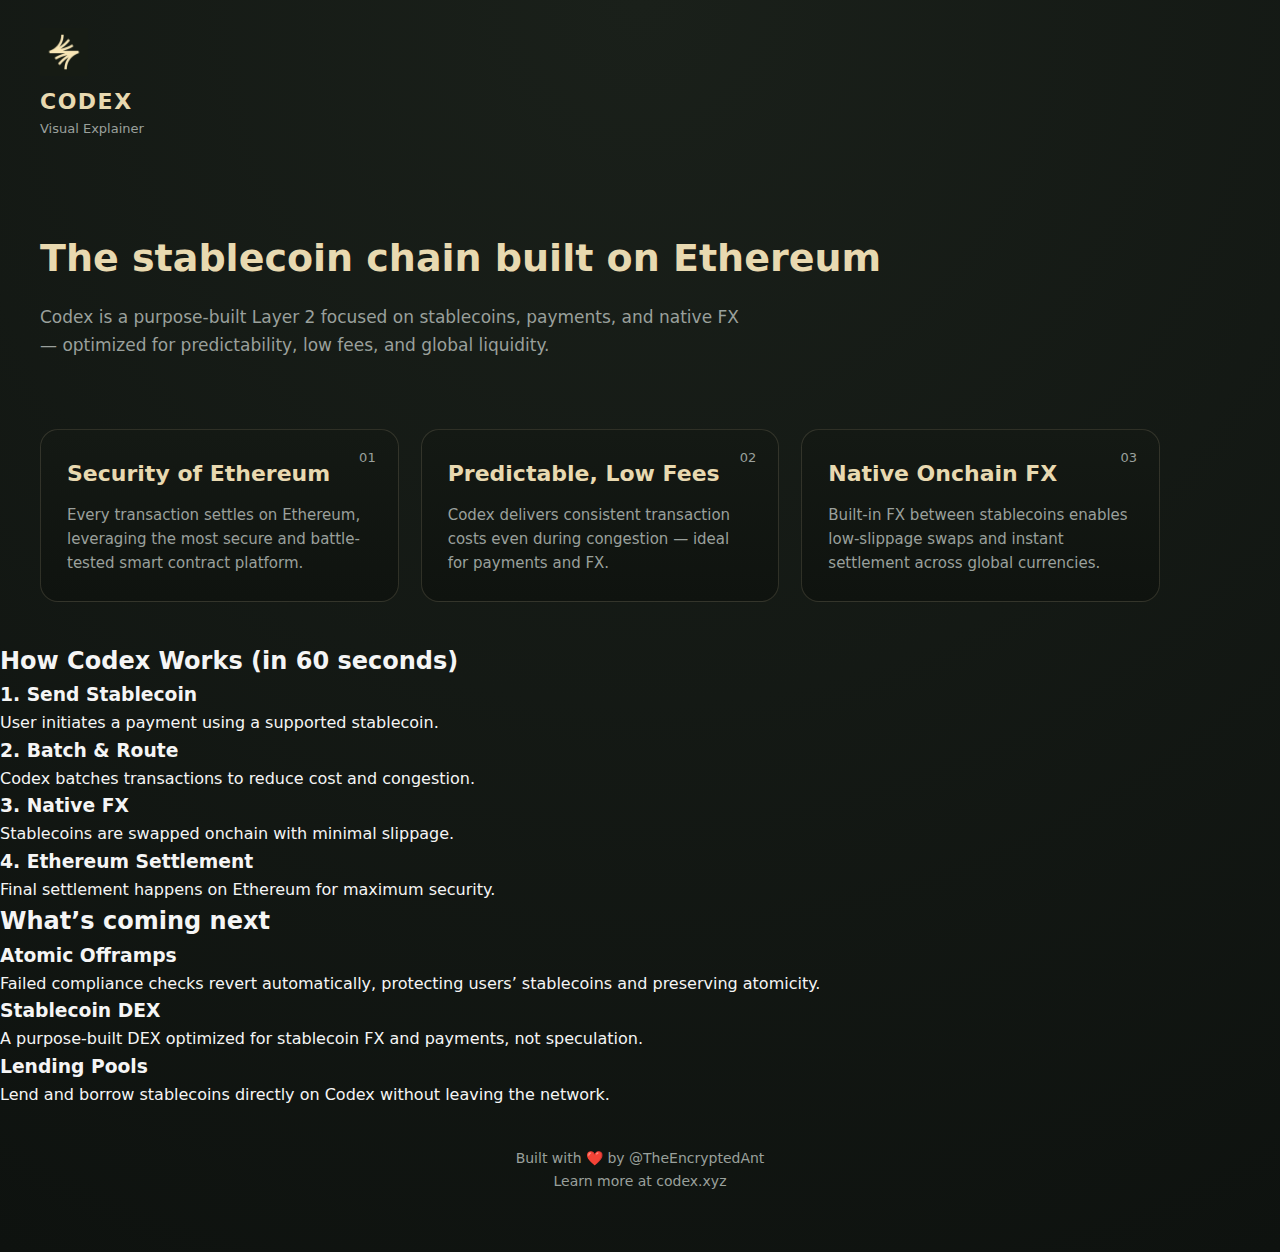
<file: codex-visual-explainer/index.html>
<!DOCTYPE html>
<html lang="en">
<head>
  <meta charset="UTF-8" />
  <meta name="viewport" content="width=device-width, initial-scale=1.0" />
  <title>Codex – Visual Explainer</title>
  <link rel="stylesheet" href="style.css" />
</head>
<body>

  <!-- Header -->
  <header class="header">
    <div class="header-inner">
      <img src="codex-logo.png" alt="Codex Logo" class="logo" />
      <div class="brand">
        <h1>CODEX</h1>
        <p>Visual Explainer</p>
      </div>
    </div>
  </header>

  <!-- Hero -->
  <section class="hero">
    <h2>The stablecoin chain built on Ethereum</h2>
    <p>
      Codex is a purpose-built Layer 2 focused on stablecoins, payments,
      and native FX — optimized for predictability, low fees, and global liquidity.
    </p>
  </section>

  <!-- Core Features -->
  <section class="cards">
    <div class="card">
      <span class="card-id">01</span>
      <h3>Security of Ethereum</h3>
      <p>
        Every transaction settles on Ethereum, leveraging the most secure
        and battle-tested smart contract platform.
      </p>
    </div>

    <div class="card">
      <span class="card-id">02</span>
      <h3>Predictable, Low Fees</h3>
      <p>
        Codex delivers consistent transaction costs even during congestion —
        ideal for payments and FX.
      </p>
    </div>

    <div class="card">
      <span class="card-id">03</span>
      <h3>Native Onchain FX</h3>
      <p>
        Built-in FX between stablecoins enables low-slippage swaps and instant
        settlement across global currencies.
      </p>
    </div>
  </section>

  <!-- How Codex Works -->
  <section class="how-section">
    <div class="how-inner">
      <h2>How Codex Works (in 60 seconds)</h2>

      <div class="how-step">
        <h3>1. Send Stablecoin</h3>
        <p>User initiates a payment using a supported stablecoin.</p>
      </div>

      <div class="how-step">
        <h3>2. Batch & Route</h3>
        <p>Codex batches transactions to reduce cost and congestion.</p>
      </div>

      <div class="how-step">
        <h3>3. Native FX</h3>
        <p>Stablecoins are swapped onchain with minimal slippage.</p>
      </div>

      <div class="how-step">
        <h3>4. Ethereum Settlement</h3>
        <p>Final settlement happens on Ethereum for maximum security.</p>
      </div>
    </div>
  </section>

  <!-- What's Coming Next -->
  <section class="next-section">
    <div class="next-inner">
      <h2>What’s coming next</h2>

      <div class="next-item">
        <h3>Atomic Offramps</h3>
        <p>
          Failed compliance checks revert automatically, protecting users’
          stablecoins and preserving atomicity.
        </p>
      </div>

      <div class="next-item">
        <h3>Stablecoin DEX</h3>
        <p>
          A purpose-built DEX optimized for stablecoin FX and payments,
          not speculation.
        </p>
      </div>

      <div class="next-item">
        <h3>Lending Pools</h3>
        <p>
          Lend and borrow stablecoins directly on Codex without leaving the network.
        </p>
      </div>
    </div>
  </section>

  <!-- Footer -->
  <footer class="footer">
    <p>Built with ❤️ by @TheEncryptedAnt</p>
    <p>Learn more at codex.xyz</p>
  </footer>

</body>
</html>
</file>
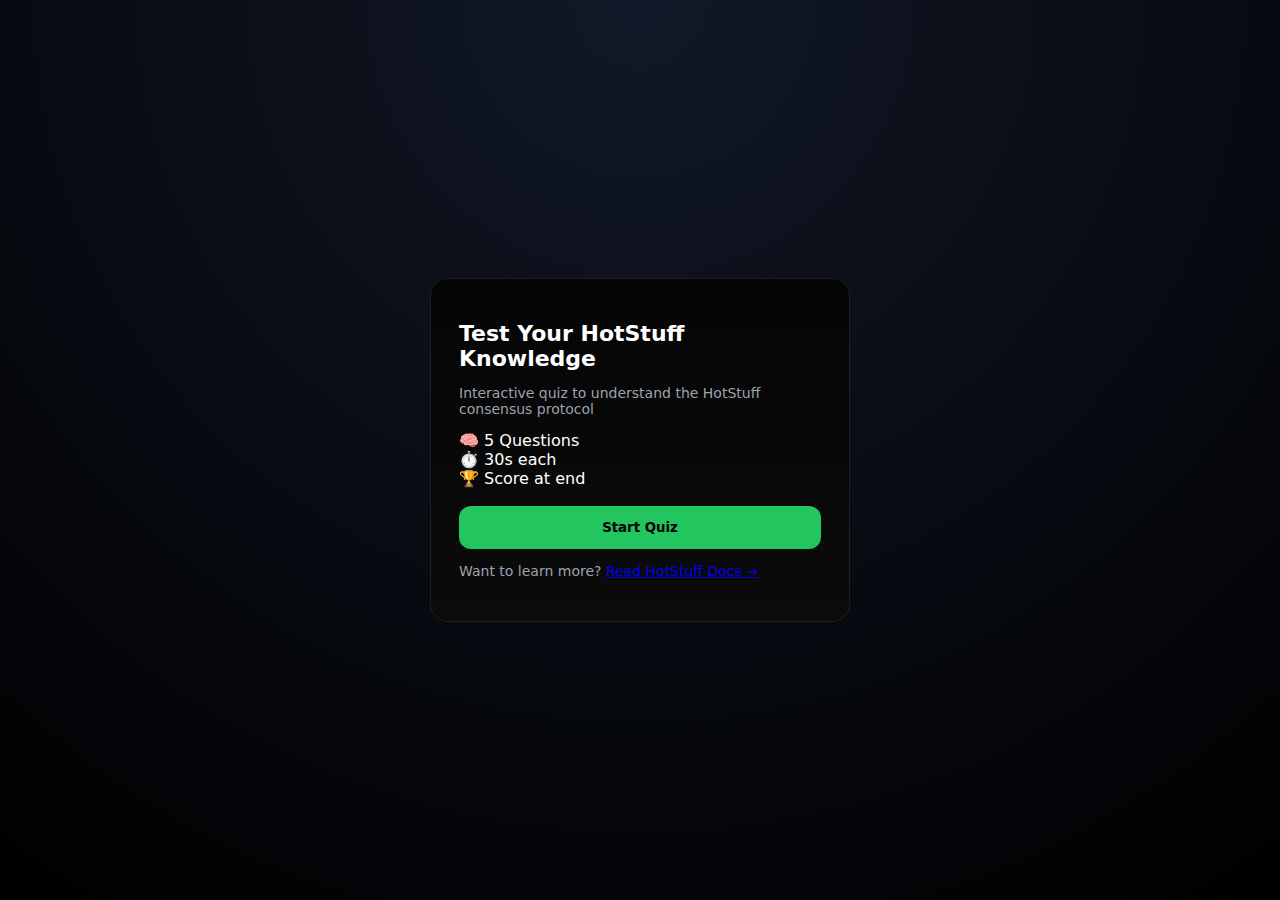
<file: quiz/index.html>
<!DOCTYPE html>
<html lang="en">
<head>
  <meta charset="UTF-8" />
  <meta name="viewport" content="width=device-width, initial-scale=1.0"/>
  <title>HotStuff Quiz</title>
  <link rel="stylesheet" href="style.css" />
</head>

<body>

  <!-- START SCREEN -->
  <div id="start-screen" class="screen active card">
    <h1>Test Your HotStuff Knowledge</h1>
    <p class="subtitle">
      Interactive quiz to understand the HotStuff consensus protocol
    </p>

    <div class="info-grid">
      <div>🧠 5 Questions</div>
      <div>⏱️ 30s each</div>
      <div>🏆 Score at end</div>
    </div>

    <button id="start-btn" class="primary-btn">Start Quiz</button>

    <p class="learn">
      Want to learn more?
      <a href="https://docs.hotstuff.trade/" target="_blank">Read HotStuff Docs →</a>
    </p>
  </div>

  <!-- QUIZ SCREEN -->
  <div id="quiz-screen" class="screen card">
    <div class="top-bar">
      <span id="progress">Question 1/5</span>
      <span id="timer">30s</span>
    </div>

    <h2 id="question"></h2>
    <div id="options" class="options"></div>
  </div>

  <!-- RESULT SCREEN -->
  <div id="result-screen" class="screen card">
    <h1>Quiz Complete 🎉</h1>
    <p id="score-text"></p>

    <button class="primary-btn" onclick="location.reload()">Try Again</button>

    <div class="footer">
      <p class="learn">
        Want to learn more about HotStuff?
        <a href="https://docs.hotstuff.trade/" target="_blank">Read the docs →</a>
      </p>

      <p class="credit">
        Built with 💚 by
        <a href="https://x.com/TheEncryptedAnt" target="_blank">
          @TheEncryptedAnt
        </a>
      </p>
    </div>
  </div>

  <script src="script.js"></script>
</body>
</html>
</file>
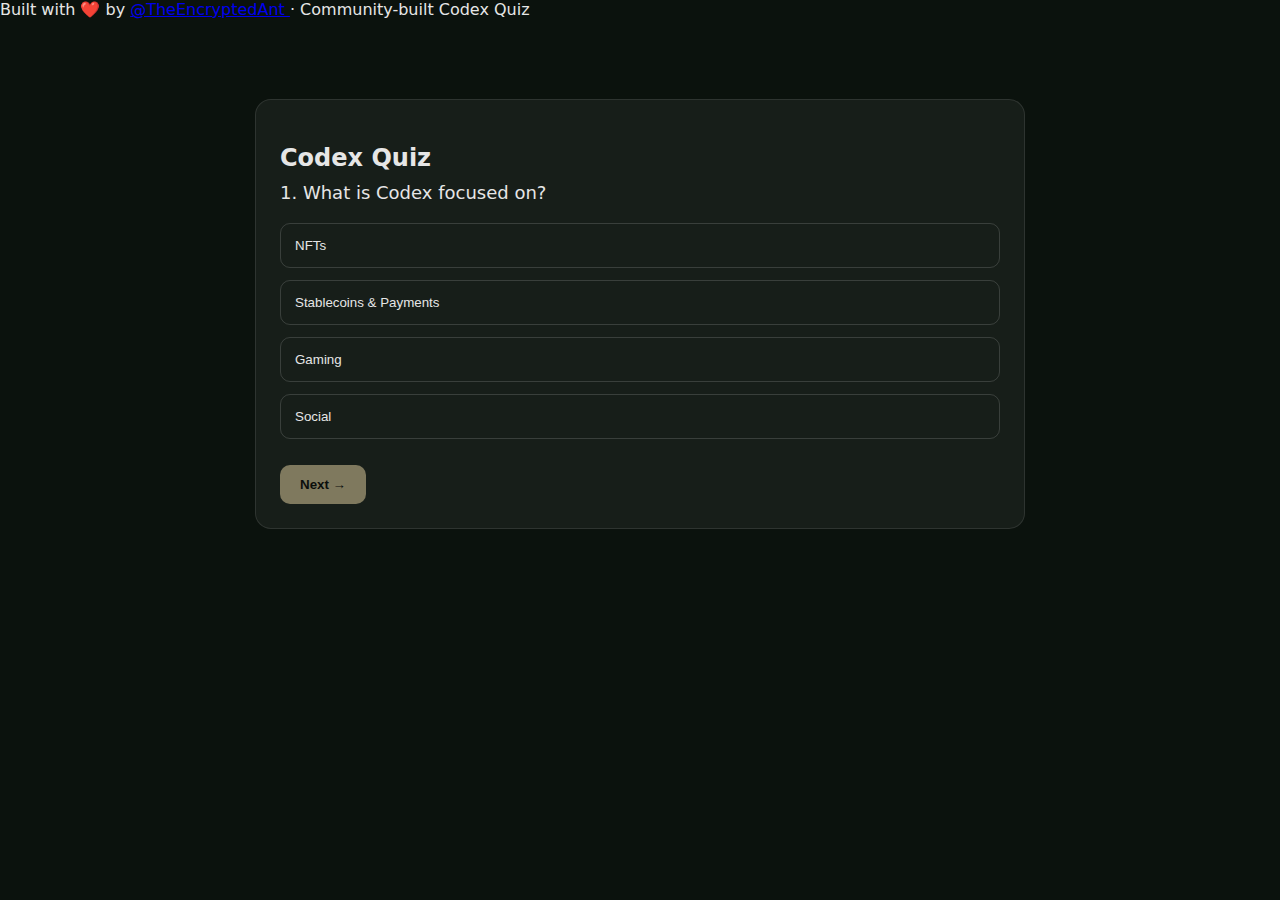
<file: codex-visual-explainer/quiz.html>
<!DOCTYPE html>
<html lang="en">
<head>
  <meta charset="UTF-8" />
  <meta name="viewport" content="width=device-width, initial-scale=1.0"/>
  <title>Codex Quiz</title>

  <style>
    body {
      margin: 0;
      font-family: Inter, system-ui, sans-serif;
      background: #0b120d;
      color: #e6e6e6;
    }

    .container {
      max-width: 720px;
      margin: 80px auto;
      padding: 24px;
      background: rgba(255,255,255,0.05);
      border-radius: 16px;
      border: 1px solid rgba(255,255,255,0.1);
    }

    h2 {
      margin-bottom: 10px;
    }

    .question {
      font-size: 18px;
      margin-bottom: 20px;
    }

    .option {
      display: block;
      width: 100%;
      padding: 14px;
      margin-bottom: 12px;
      border-radius: 10px;
      border: 1px solid rgba(255,255,255,0.15);
      background: transparent;
      color: #e6e6e6;
      cursor: pointer;
      text-align: left;
    }

    .option:hover {
      background: rgba(255,255,255,0.06);
    }

    .correct {
      background: rgba(100,200,150,0.25);
      border-color: #64c896;
    }

    .wrong {
      background: rgba(255,100,100,0.25);
      border-color: #ff6464;
    }

    .feedback {
      margin: 16px 0;
      font-weight: 600;
    }

    .next-btn {
      margin-top: 10px;
      padding: 12px 20px;
      background: #e6d3a3;
      color: #000;
      border: none;
      border-radius: 10px;
      cursor: pointer;
      font-weight: 600;
    }

    .next-btn:disabled {
      opacity: 0.5;
      cursor: not-allowed;
    }
  </style>
</head>
<footer class="quiz-footer">
  Built with ❤️ by 
  <a href="https://x.com/TheEncryptedAnt" target="_blank" class="profile-link">
    @TheEncryptedAnt
  </a>
  · Community-built Codex Quiz
</footer>

<body>

<div class="container">
  <h2>Codex Quiz</h2>
  <div class="question" id="question"></div>

  <button class="option" onclick="answer(0)"></button>
  <button class="option" onclick="answer(1)"></button>
  <button class="option" onclick="answer(2)"></button>
  <button class="option" onclick="answer(3)"></button>

  <div class="feedback" id="feedback"></div>

  <button class="next-btn" id="nextBtn" onclick="next()" disabled>
    Next →
  </button>
</div>

<script>
const quiz = [
  { q: "What is Codex focused on?", o: ["NFTs","Stablecoins & Payments","Gaming","Social"], a:1 },
  { q: "Codex settles on which chain?", o: ["Solana","Polygon","Ethereum","Avalanche"], a:2 },
  { q: "Why does Codex batch transactions?", o: ["Delay","Reduce cost","Speculation","Mining"], a:1 },
  { q: "What does native FX mean?", o: ["NFT swaps","Stablecoin swaps","Offchain","Mining"], a:1 },
  { q: "Codex is a…", o: ["Layer 1","Layer 2","Sidechain","Bridge"], a:1 },
  { q: "Optimized asset?", o: ["Memecoins","Stablecoins","NFTs","Gov tokens"], a:1 },
  { q: "Main use case?", o: ["Gaming","Payments & FX","NFT mint","DAO"], a:1 },
  { q: "Final settlement?", o: ["Offchain","CEX","Ethereum","Server"], a:2 },
  { q: "Codex reduces…", o: ["Speed","Liquidity","Fees","Security"], a:2 },
  { q: "Best for?", o: ["NFTs","Payments","Memes","Gaming"], a:1 }
];

let i = 0;
let score = 0;
let locked = false;

const qEl = document.getElementById("question");
const opts = document.querySelectorAll(".option");
const fb = document.getElementById("feedback");
const nextBtn = document.getElementById("nextBtn");

load();

function load() {
  locked = false;
  fb.textContent = "";
  nextBtn.disabled = true;

  qEl.textContent = `${i+1}. ${quiz[i].q}`;
  opts.forEach((b, idx) => {
    b.textContent = quiz[i].o[idx];
    b.className = "option";
    b.disabled = false;
  });
}

function answer(idx) {
  if (locked) return;
  locked = true;

  opts.forEach(b => b.disabled = true);

  if (idx === quiz[i].a) {
    opts[idx].classList.add("correct");
    fb.textContent = "✅ Correct";
    score++;
  } else {
    opts[idx].classList.add("wrong");
    opts[quiz[i].a].classList.add("correct");
    fb.textContent = "❌ Wrong";
  }

  nextBtn.disabled = false;
}

function next() {
  i++;
  if (i < quiz.length) {
    load();
  } else {
    document.querySelector(".container").innerHTML = `
      <h2>Quiz Completed 🎉</h2>
      <p>Your score: <strong>${score} / ${quiz.length}</strong></p>
      <button class="next-btn" onclick="location.reload()">Restart</button>
    `;
  }
}
</script>

</body>
</html>
</file>
<file: quiz/style.css>
:root {
  --bg: #000000;
  --card: #0b0b0b;
  --border: #1f1f1f;
  --text: #ffffff;
  --muted: #9ca3af;

  --green: #22c55e;
  --red: #ef4444;
  --blue: #3b82f6;
}

* {
  box-sizing: border-box;
  font-family: Inter, system-ui, sans-serif;
}

body {
  margin: 0;
  min-height: 100vh;
  background: radial-gradient(circle at top, #111827, #000000);
  color: var(--text);
  display: flex;
  align-items: center;
  justify-content: center;
  padding: 16px;
}

/* Screens */
.screen {
  display: none;
  width: 100%;
  max-width: 420px;
  background: linear-gradient(180deg, #050505, #0b0b0b);
  border: 1px solid var(--border);
  border-radius: 18px;
  padding: 28px;
}

.screen.active {
  display: block;
}

/* Landing */
h1 {
  font-size: 22px;
  margin-bottom: 10px;
}

p {
  font-size: 14px;
  color: var(--muted);
}

.info-box {
  margin: 18px 0;
  display: grid;
  gap: 10px;
  font-size: 14px;
}

button {
  margin-top: 18px;
  width: 100%;
  padding: 14px;
  border-radius: 12px;
  border: none;
  background: var(--green);
  color: #000;
  font-weight: 600;
  cursor: pointer;
}

/* Top bar */
.top-bar {
  display: flex;
  justify-content: space-between;
  font-size: 13px;
  color: var(--muted);
  margin-bottom: 16px;
}

/* Question */
#question {
  font-size: 18px;
  margin-bottom: 16px;
}

/* Options */
#options {
  display: grid;
  gap: 14px;
}

.option {
  display: flex;
  align-items: center;
  gap: 14px;
  padding: 14px;
  border: 1px solid var(--border);
  border-radius: 14px;
  cursor: pointer;
  transition: all 0.2s ease;
}

.option:hover {
  border-color: #ffffff;
  background: rgba(255,255,255,0.03);
}

.option-letter {
  width: 38px;
  height: 38px;
  border-radius: 50%;
  border: 1px solid var(--border);
  display: flex;
  align-items: center;
  justify-content: center;
  font-weight: 700;
}

.option-text {
  flex: 1;
  font-size: 15px;
}

/* Correct / Wrong states */
.option.correct {
  border-color: var(--green);
  background: rgba(34,197,94,0.15);
}

.option.correct .option-letter {
  background: var(--green);
  color: #000;
}

.option.wrong {
  border-color: var(--red);
  background: rgba(239,68,68,0.15);
}

.option.wrong .option-letter {
  background: var(--red);
  color: #000;
}

/* Result */
#result-screen h1 {
  font-size: 22px;
}

#score-text {
  margin-top: 10px;
  font-size: 16px;
}

/* Footer */
.footer {
  margin-top: 26px;
  font-size: 13px;
  color: var(--muted);
  text-align: center;
}

.footer a {
  color: #ffffff;
  text-decoration: none;
}
</file>
<file: codex-visual-explainer/style.css>
/* =========================
   CODEX VISUAL EXPLAINER
   Theme by @TheEncryptedAnt
   ========================= */

/* Reset */
* {
  margin: 0;
  padding: 0;
  box-sizing: border-box;
}

/* Colors inspired by Codex */
:root {
  --bg-dark: #0e120f;
  --bg-card: #141914;
  --accent-gold: #e8d9b0;
  --accent-soft: #c9b98a;
  --text-main: #f5f5f5;
  --text-muted: #9aa09c;
  --border-soft: rgba(232, 217, 176, 0.15);
}

/* Body */
body {
  font-family: Inter, system-ui, -apple-system, BlinkMacSystemFont, sans-serif;
  background: radial-gradient(circle at top, #1a201a, var(--bg-dark));
  color: var(--text-main);
  line-height: 1.6;
}

/* Header */
.header {
  display: flex;
  align-items: center;
  gap: 16px;
  padding: 28px 40px;
}

.logo {
  width: 48px;
  height: 48px;
}

.brand h1 {
  font-size: 22px;
  letter-spacing: 1.5px;
  color: var(--accent-gold);
}

.brand p {
  font-size: 13px;
  color: var(--text-muted);
}

/* Hero */
.hero {
  padding: 60px 40px 30px;
  max-width: 1100px;
}

.hero h2 {
  font-size: 38px;
  margin-bottom: 16px;
  color: var(--accent-gold);
}

.hero p {
  max-width: 720px;
  font-size: 17px;
  color: var(--text-muted);
}

/* Cards */
.cards {
  display: grid;
  grid-template-columns: repeat(auto-fit, minmax(280px, 1fr));
  gap: 22px;
  padding: 40px;
  max-width: 1200px;
}

.card {
  background: linear-gradient(180deg, var(--bg-card), #0f130f);
  border: 1px solid var(--border-soft);
  border-radius: 18px;
  padding: 26px;
  position: relative;
  transition: transform 0.25s ease, border 0.25s ease;
}

.card:hover {
  transform: translateY(-6px);
  border-color: var(--accent-soft);
}

.card-id {
  position: absolute;
  top: 18px;
  right: 22px;
  font-size: 13px;
  color: var(--text-muted);
}

.card h3 {
  font-size: 22px;
  margin-bottom: 12px;
  color: var(--accent-gold);
}

.card p {
  font-size: 15px;
  color: var(--text-muted);
}

/* Footer */
.footer {
  text-align: center;
  padding: 40px 20px 60px;
  font-size: 14px;
  color: var(--text-muted);
}

.footer a {
  color: var(--accent-gold);
  text-decoration: none;
}

.footer a:hover {
  text-decoration: underline;
}

/* Responsive */
@media (max-width: 600px) {
  .hero h2 {
    font-size: 30px;
  }

  .header {
    padding: 22px;
  }

  .hero {
    padding: 40px 22px 20px;
  }

  .cards {
    padding: 22px;
  }
}
</file>
